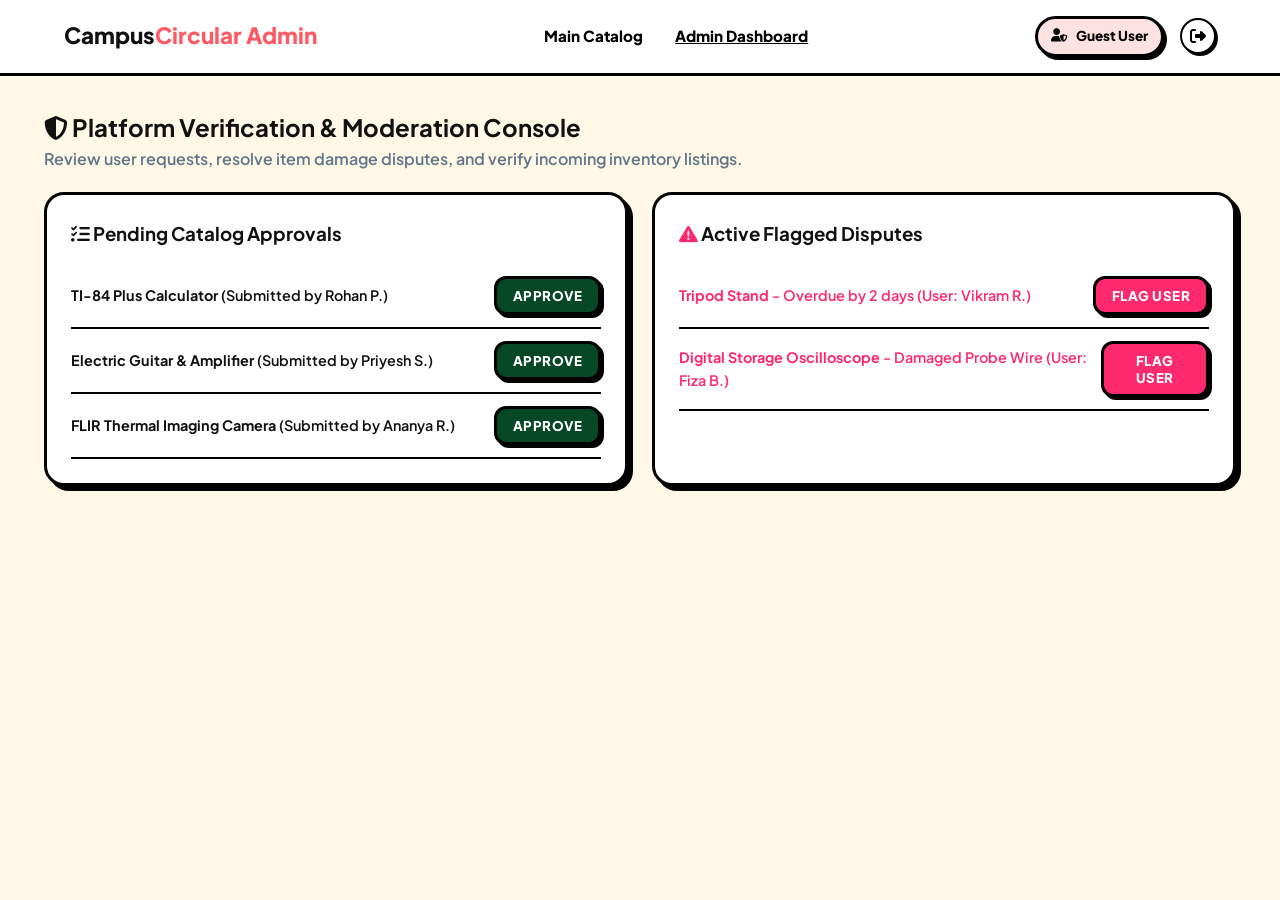
<file: admin.html>
<!DOCTYPE html>
<html lang="en">
<head>
    <meta charset="UTF-8">
    <meta name="viewport" content="width=device-width, initial-scale=1.0">
    <title>Campus Circular | Admin Management Console</title>
    <link href="https://fonts.googleapis.com/css2?family=Plus+Jakarta+Sans:wght@300;400;500;600;700;800&display=swap" rel="stylesheet">
    <link rel="stylesheet" href="https://cdnjs.cloudflare.com/ajax/libs/font-awesome/6.4.0/css/all.min.css">
    <link rel="stylesheet" href="styles.css">
</head>
<body>
    <header class="navbar">
        <div class="logo">
            <h2>Campus<span>Circular Admin</span></h2>
        </div>
        <ul class="nav-links">
            <li><a href="index.html">Main Catalog</a></li>
            <li><a href="admin.html" class="active">Admin Dashboard</a></li>
        </ul>
        <div class="user-nav-actions">
            <div class="user-badge" style="background: #fee2e2; color: #991b1b;">
                <i class="fas fa-user-shield"></i>
                <span id="navUserName">System Administrator</span>
            </div>
            <button onclick="handleLogout()" class="btn-icon" title="Logout"><i class="fas fa-sign-out-alt"></i></button>
        </div>
    </header>

    <main class="container">
        <section class="admin-section" style="margin-top: 1rem;">
            <h2><i class="fas fa-shield-alt"></i> Platform Verification & Moderation Console</h2>
            <p style="color: #64748b; margin-bottom: 20px;">Review user requests, resolve item damage disputes, and verify incoming inventory listings.</p>

            <div class="admin-grid">
                <!-- Listing Verification -->
                <div class="card admin-card">
                    <h3><i class="fas fa-tasks"></i> Pending Catalog Approvals</h3>
                    <ul id="pendingApprovalsList" class="admin-list">
                        <!-- Javascript dynamically renders listings -->
                    </ul>
                </div>

                <!-- Disputes & Incident Management -->
                <div class="card admin-card">
                    <h3><i class="fas fa-exclamation-triangle" style="color: var(--danger);"></i> Active Flagged Disputes</h3>
                    <ul id="adminDisputesList" class="admin-list">
                        <!-- Javascript dynamically renders disputes -->
                    </ul>
                </div>
            </div>
        </section>
    </main>

    <script src="script.js"></script>
</body>
</html>
</file>
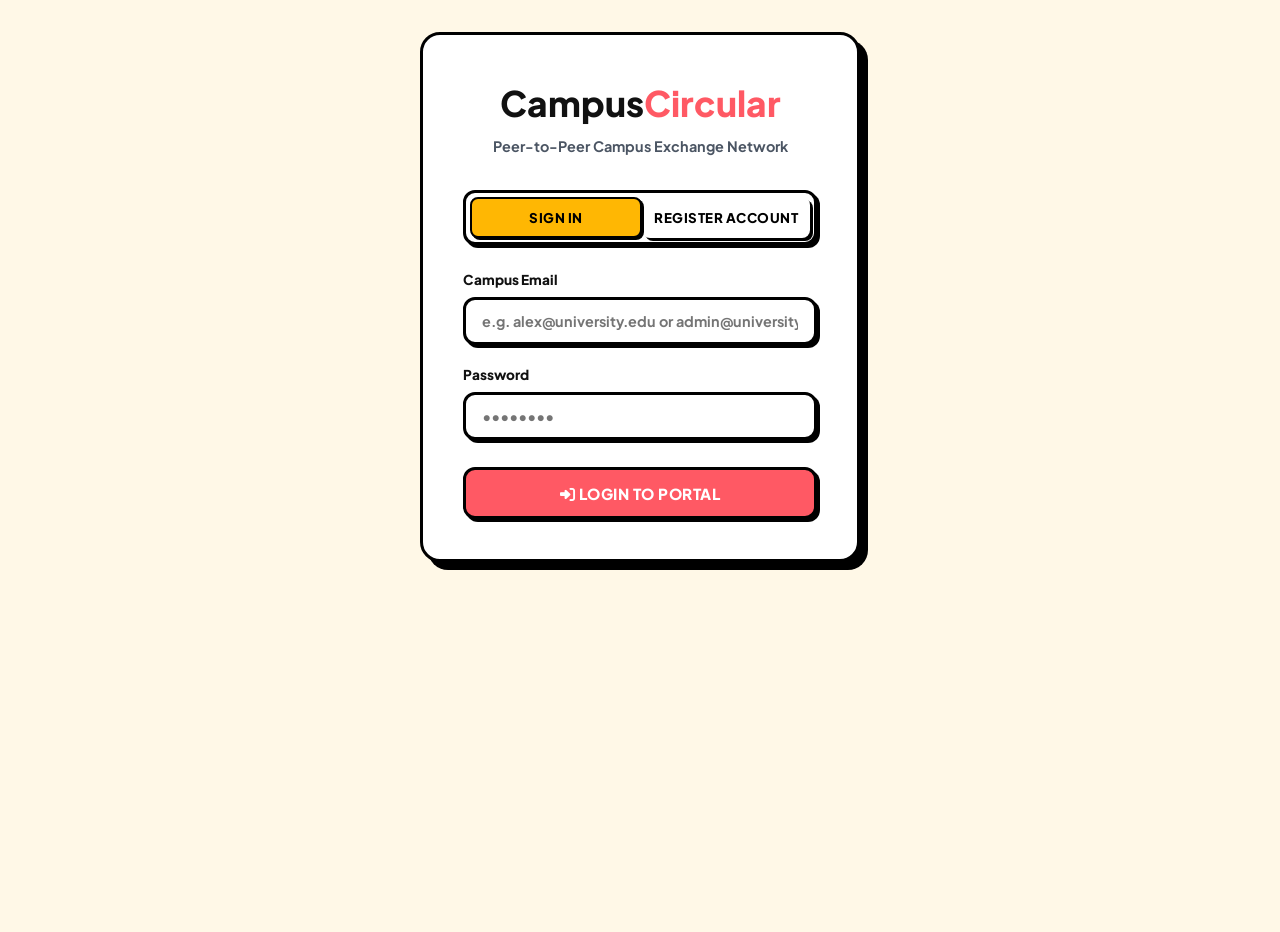
<file: login.html>
<!DOCTYPE html>
<html lang="en">
<head>
    <meta charset="UTF-8">
    <meta name="viewport" content="width=device-width, initial-scale=1.0">
    <title>Campus Circular | Authentication Portal</title>
    <link href="https://fonts.googleapis.com/css2?family=Plus+Jakarta+Sans:wght@300;400;500;600;700;800&display=swap" rel="stylesheet">
    <link rel="stylesheet" href="https://cdnjs.cloudflare.com/ajax/libs/font-awesome/6.4.0/css/all.min.css">
    <link rel="stylesheet" href="styles.css">
</head>
<body class="login-page-body">
    <div class="auth-card-standalone">
        <div class="auth-header">
            <h1>Campus<span>Circular</span></h1>
            <p>Peer-to-Peer Campus Exchange Network</p>
        </div>
        
        <div class="auth-tabs">
            <button class="auth-tab active" id="tabLogin" onclick="switchAuthTab('login')">Sign In</button>
            <button class="auth-tab" id="tabRegister" onclick="switchAuthTab('register')">Register Account</button>
        </div>

        <!-- Login Form -->
        <form id="loginForm" onsubmit="handleLogin(event)">
            <div class="form-group">
                <label for="loginEmail">Campus Email</label>
                <input type="email" id="loginEmail" required placeholder="e.g. alex@university.edu or admin@university.edu">
            </div>
            <div class="form-group">
                <label for="loginPassword">Password</label>
                <input type="password" id="loginPassword" required placeholder="••••••••">
            </div>
            <button type="submit" class="btn-submit"><i class="fas fa-sign-in-alt"></i> Login to Portal</button>
        </form>

        <!-- Registration Form -->
        <form id="registerForm" onsubmit="handleRegister(event)" style="display: none;">
            <div class="form-group">
                <label for="regName">Full Name</label>
                <input type="text" id="regName" required placeholder="Fiza Bardanwala">
            </div>
            <div class="form-group">
                <label for="regDept">Department & Year</label>
                <input type="text" id="regDept" required placeholder="Computer Engineering - Year 3">
            </div>
            <div class="form-group">
                <label for="regEmail">Campus Email</label>
                <input type="email" id="regEmail" required placeholder="fiza@university.edu">
            </div>
            <div class="form-group">
                <label for="regPassword">Password</label>
                <input type="password" id="regPassword" required placeholder="••••••••">
            </div>
            <button type="submit" class="btn-submit"><i class="fas fa-user-plus"></i> Create Account</button>
        </form>
    </div>

    <script src="script.js"></script>
</body>
</html>
</file>
<file: styles.css>
/* ==========================================================================
   1. GLOBAL CARTOON / NEO-BRUTALISM DESIGN SYSTEM & BASE STYLES
   ========================================================================== */
:root {
    --primary: #ff5964;           /* Bubblegum Red/Pink */
    --primary-color: #ff5964;
    --primary-hover: #ff7882;
    --primary-dark: #3a86ff;
    --secondary: #064726;         /* Vibrant Cartoon Green */
    --secondary-color: #00d26a;
    --accent: #ffb703;            /* Sunburst Yellow */
    --accent-warning: #ffb703;
    --danger: #ff2a6d;
    --accent-danger: #ff2a6d;
    --bg-dark: #0f172a;
    --dark-bg: #0f172a;
    --bg-light: #fff8e7;          /* Soft Cream / Comic Page Background */
    --card-bg: #ffffff;
    --glass-bg: rgba(255, 255, 255, 0.95);
    --glass-border: #000000;
    --text-dark: #111111;         /* Deep Outline Black */
    --text-muted: #4b5563;
    --border-color: #000000;
    --radius-lg: 20px;
    --radius-md: 12px;
    
    /* Hard Cartoon Drop-Shadows & Borders */
    --cartoon-border: 3px solid #000000;
    --cartoon-shadow-sm: 3px 3px 0px #000000;
    --cartoon-shadow-md: 5px 5px 0px #000000;
    --cartoon-shadow-lg: 8px 8px 0px #000000;
    --shadow-sm: var(--cartoon-shadow-sm);
    --shadow-lg: var(--cartoon-shadow-lg);
    --shadow: var(--cartoon-shadow-md);
}

* {
    margin: 0;
    padding: 0;
    box-sizing: border-box;
    font-family: 'Plus Jakarta Sans', sans-serif;
    scroll-behavior: smooth;

    /* Hide scrollbars across all elements while keeping scrolling enabled */
    -ms-overflow-style: none;  /* IE and Edge */
    scrollbar-width: none;  /* Firefox */
}

*::-webkit-scrollbar {
    display: none; /* Chrome, Safari, Opera */
    width: 0;
    height: 0;
}

html, body {
    -ms-overflow-style: none;
    scrollbar-width: none;
}

html::-webkit-scrollbar, body::-webkit-scrollbar {
    display: none;
    width: 0;
    height: 0;
}

body {
    background-color: var(--bg-light);
    color: var(--text-dark);
    line-height: 1.6;
    overflow-x: hidden;
    min-height: 100vh;
    font-weight: 600;
}

#asciiCanvas {
    position: fixed;
    top: 0;
    left: 0;
    width: 100vw;
    height: 100vh;
    pointer-events: none;
    z-index: 0;
    opacity: 0.85;
}

.navbar, .hero-section, .container, .modal {
    position: relative;
    z-index: 1;
}

/* ==========================================================================
   2. AUTHENTICATION OVERLAY & LOGIN CARD
   ========================================================================== */
.auth-page-body {
    background: var(--bg-light);
    display: flex;
    justify-content: center;
    align-items: center;
    min-height: 100vh;
    padding: 1.5rem;
}

.auth-card, .auth-card-standalone {
    background: #ffffff;
    border: var(--cartoon-border);
    box-shadow: var(--cartoon-shadow-lg);
    border-radius: var(--radius-lg);
    width: 100%;
    max-width: 440px;
    padding: 2.5rem;
    margin: 2rem auto;
}

.auth-header {
    text-align: center;
    margin-bottom: 2rem;
}

.auth-header h1 {
    font-size: 2.2rem;
    font-weight: 800;
    color: var(--text-dark);
}

.auth-header h1 span {
    color: var(--primary);
}

.auth-header p {
    color: var(--text-muted);
    font-size: 0.9rem;
    margin-top: 4px;
    font-weight: 700;
}

.auth-tabs {
    display: flex;
    background: #ffffff;
    border: var(--cartoon-border);
    border-radius: var(--radius-md);
    padding: 4px;
    margin-bottom: 1.5rem;
    box-shadow: var(--cartoon-shadow-sm);
}

.auth-tab {
    flex: 1;
    text-align: center;
    padding: 0.6rem;
    border: none;
    background: transparent;
    font-weight: 800;
    cursor: pointer;
    border-radius: 8px;
    transition: all 0.15s ease;
}

.auth-tab.active {
    background: var(--accent);
    color: #000000;
    border: 2px solid #000000;
    box-shadow: 2px 2px 0px #000000;
}

.form-group {
    margin-bottom: 1.2rem;
}

.form-group label {
    display: block;
    font-size: 0.85rem;
    font-weight: 800;
    margin-bottom: 0.4rem;
    color: var(--text-dark);
}

.form-group input, .form-group select, input, select {
    width: 100%;
    padding: 0.75rem 1rem;
    border: var(--cartoon-border);
    box-shadow: var(--cartoon-shadow-sm);
    border-radius: var(--radius-md);
    outline: none;
    font-weight: 700;
    background: #ffffff;
    color: #000000;
    font-size: 0.9rem;
    transition: transform 0.1s ease, box-shadow 0.1s ease;
}

.form-group input:focus, .form-group select:focus, input:focus, select:focus {
    transform: translate(-2px, -2px);
    box-shadow: var(--cartoon-shadow-md);
}

/* Base Cartoon Button Style */
button, 
.btn-submit, 
.btn-approve, 
.btn-add-resource, 
.btn-toggle-view,
.btn-flag,
.ai-input-group button {
    border: var(--cartoon-border);
    box-shadow: var(--cartoon-shadow-sm);
    border-radius: var(--radius-md);
    font-weight: 800;
    text-transform: uppercase;
    letter-spacing: 0.5px;
    cursor: pointer;
    transition: all 0.1s ease;
}

button:hover, 
.btn-submit:hover, 
.btn-approve:hover, 
.btn-add-resource:hover,
.btn-toggle-view:hover {
    transform: translate(-2px, -2px);
    box-shadow: var(--cartoon-shadow-md);
}

button:active, 
.btn-submit:active, 
.btn-approve:active,
.btn-flag:active {
    transform: translate(2px, 2px);
    box-shadow: 1px 1px 0px #000000;
}

.btn-submit, .btn-add-resource {
    width: 100%;
    padding: 0.85rem;
    background: var(--primary);
    color: #ffffff;
    font-size: 0.95rem;
    margin-top: 0.5rem;
}

.btn-approve {
    background: var(--secondary);
    color: #ffffff;
    padding: 0.5rem 1rem;
}

.btn-flag {
    background: var(--danger);
    color: #ffffff;
    padding: 0.5rem 1rem;
}

/* ==========================================================================
   3. NAVIGATION BAR
   ========================================================================== */
.navbar {
    position: sticky;
    top: 0;
    z-index: 1000;
    background: #ffffff;
    border-bottom: var(--cartoon-border);
    padding: 1rem 5%;
    display: flex;
    justify-content: space-between;
    align-items: center;
}

.logo h2 {
    font-size: 1.4rem;
    font-weight: 800;
    color: var(--text-dark);
}

.logo h2 span {
    color: var(--primary);
}

.nav-links {
    display: flex;
    gap: 2rem;
    list-style: none;
}

.nav-links a {
    text-decoration: none;
    color: #000000 !important;
    font-weight: 800;
    font-size: 0.95rem;
}

.nav-links a:visited,
.nav-links a:hover,
.nav-links a:active,
.nav-links a.active {
    color: #000000 !important;
    text-decoration: underline;
}

.user-nav-actions {
    display: flex;
    align-items: center;
    gap: 1rem;
}

.user-badge {
    border: var(--cartoon-border);
    box-shadow: var(--cartoon-shadow-sm);
    background: #3a86ff;
    color: #000000 !important;
    padding: 0.4rem 0.8rem;
    border-radius: 50px;
    font-size: 0.85rem;
    font-weight: 800;
    display: flex;
    align-items: center;
    gap: 0.5rem;
}

.user-badge span {
    color: #000000 !important;
}

.btn-icon {
    background: #ffffff;
    border: 2px solid #000000;
    box-shadow: 2px 2px 0px #000000;
    border-radius: 50%;
    width: 36px;
    height: 36px;
    display: inline-flex;
    justify-content: center;
    align-items: center;
    color: #000000 !important;
    font-size: 1rem;
}

/* ==========================================================================
   4. LAYOUT & HERO SECTION
   ========================================================================== */
.container {
    max-width: 1240px;
    margin: 2rem auto;
    padding: 0 1.5rem;
    position: relative;
    z-index: 1;
}

.hero-section {
    background: linear-gradient(135deg, #ffb703 0%, #ff5964 100%);
    border: var(--cartoon-border);
    box-shadow: var(--cartoon-shadow-lg);
    border-radius: var(--radius-lg);
    color: #000000;
    padding: 3rem 1rem 4rem;
    text-align: center;
    margin-bottom: 2.5rem;
    position: relative;
    overflow: hidden;
}

.hero-section h1 {
    font-size: 2.5rem;
    font-weight: 800;
    margin-bottom: 0.75rem;
    color: #000000;
    text-shadow: 1px 1px 0px #ffffff;
}

.hero-section p {
    color: #000000;
    max-width: 650px;
    margin: 0 auto 2rem;
    font-size: 1.05rem;
    font-weight: 700;
    text-shadow: 1px 1px 0px #ffffff;
}

.ascii-banner {
    font-family: 'Courier New', Courier, monospace !important;
    white-space: pre !important;
    font-size: 12px;
    line-height: 12px;
    letter-spacing: 0px;
    color: #090f43;
    opacity: 1;
    user-select: none;
    overflow-x: auto;
    margin-bottom: 1.5rem;
}

.ai-search-box {
    max-width: 650px;
    margin: 0 auto;
    background: #ffffff;
    border: var(--cartoon-border);
    box-shadow: var(--cartoon-shadow-md);
    border-radius: var(--radius-lg);
    padding: 1.25rem;
    text-align: left;
}

.ai-search-box label {
    display: block;
    font-weight: 800;
    margin-bottom: 0.5rem;
}

.ai-input-group {
    display: flex;
    gap: 0.5rem;
}

.ai-input-group input {
    flex: 1;
}

.ai-input-group button {
    background: var(--secondary);
    color: white;
    padding: 0.8rem 1.5rem;
}

/* ==========================================================================
   5. CATALOG CONTROL TOOLBAR & CARDS GRID
   ========================================================================== */
.catalog-controls {
    display: flex;
    justify-content: space-between;
    align-items: center;
    margin-bottom: 1.5rem;
    flex-wrap: wrap;
    gap: 1rem;
}

.filter-group {
    display: flex;
    gap: 0.75rem;
    flex-wrap: wrap;
}

.resource-grid {
    display: grid;
    grid-template-columns: repeat(auto-fill, minmax(280px, 1fr));
    gap: 1.5rem;
}

.card {
    background: var(--card-bg);
    border: var(--cartoon-border);
    box-shadow: var(--cartoon-shadow-md);
    border-radius: var(--radius-lg);
    overflow: hidden;
    transition: transform 0.15s ease, box-shadow 0.15s ease;
    display: flex;
    flex-direction: column;
}

.card-img {
    height: 180px;
    width: 100%;
    object-fit: cover;
    border-bottom: var(--cartoon-border);
    background: #f1f5f9;
}

.card-body {
    padding: 1.25rem;
    display: flex;
    flex-direction: column;
    flex: 1;
}

.card-tag {
    display: inline-block;
    padding: 0.25rem 0.6rem;
    border: 2px solid #000000;
    box-shadow: 2px 2px 0px #000000;
    border-radius: 20px;
    font-size: 0.75rem;
    font-weight: 800;
    margin-bottom: 0.5rem;
    width: fit-content;
    text-transform: uppercase;
}

.tag-rent { background: #3a86ff; color: #ffffff; }
.tag-barter { background: #00d26a; color: #ffffff; }
.tag-donate { background: #ffb703; color: #000000; }

.card-title {
    font-size: 1.1rem;
    font-weight: 800;
    margin-bottom: 0.4rem;
}

.card-meta {
    font-size: 0.85rem;
    color: var(--text-dark);
    margin-bottom: 0.3rem;
}

.card-footer {
    margin-top: auto;
    padding-top: 1rem;
    border-top: 2px solid #000000;
    display: flex;
    justify-content: space-between;
    align-items: center;
}

.card-price {
    font-weight: 800;
    font-size: 1.1rem;
}

/* ==========================================================================
   6. LIFECYCLE TRACKER
   ========================================================================== */
.lifecycle-section, .impact-section, .admin-section {
    margin-top: 3.5rem;
}

.lifecycle-card {
    padding: 1.5rem;
}

.stepper-wrapper {
    display: flex;
    justify-content: space-between;
    align-items: center;
    position: relative;
    margin: 1.5rem 0;
    padding: 0 10px;
}

.stepper-wrapper::before {
    content: '';
    position: absolute;
    top: 15px;
    left: 40px;
    right: 40px;
    height: 4px;
    background: #000000;
    z-index: 1;
}

.step-item {
    flex: 1;
    text-align: center;
    position: relative;
    z-index: 2;
}

.step-circle {
    width: 32px;
    height: 32px;
    border-radius: 50%;
    background: #ffffff;
    color: #000000;
    margin: 0 auto;
    display: flex;
    align-items: center;
    justify-content: center;
    font-size: 13px;
    font-weight: 900;
    border: 2px solid #000000;
    box-shadow: 2px 2px 0px #000000;
    transition: all 0.2s ease;
}

.step-item.active .step-circle {
    background: var(--primary);
    color: #ffffff;
    transform: scale(1.15);
}

.step-item.completed .step-circle {
    background: var(--secondary);
    color: #ffffff;
}

.step-label {
    font-size: 11px;
    font-weight: 800;
    display: block;
    margin-top: 6px;
    color: var(--text-dark);
}

.btn-toggle-view {
    display: block;
    margin: 15px auto 0;
    padding: 8px 18px;
    background: #3a86ff;
    color: #ffffff;
    border-radius: 20px;
}

/* ==========================================================================
   7. IMPACT METRICS & ADMIN PANEL
   ========================================================================== */
.metrics-grid {
    display: grid;
    grid-template-columns: repeat(auto-fit, minmax(220px, 1fr));
    gap: 1.5rem;
    margin-top: 1rem;
}

.metric-card {
    background: #ffffff;
    padding: 1.8rem;
    border: var(--cartoon-border);
    box-shadow: var(--cartoon-shadow-md);
    border-radius: var(--radius-lg);
    text-align: center;
}

.metric-card i {
    font-size: 2rem;
    margin-bottom: 0.5rem;
    color: var(--primary);
}

.metric-card h3 {
    font-size: 1.8rem;
    font-weight: 800;
}

.admin-grid {
    display: grid;
    grid-template-columns: repeat(auto-fit, minmax(320px, 1fr));
    gap: 1.5rem;
    margin-top: 1rem;
}

.admin-card {
    padding: 1.5rem;
    background: #ffffff;
}

.admin-list {
    list-style: none;
    margin-top: 1rem;
}

.admin-list li {
    display: flex;
    justify-content: space-between;
    align-items: center;
    padding: 0.75rem 0;
    border-bottom: 2px solid #000000;
    font-size: 0.9rem;
    gap: 0.5rem;
}

.admin-list li.warning {
    color: var(--danger);
}

/* ==========================================================================
   8. MODALS & OVERLAYS
   ========================================================================== */
.modal-overlay {
    position: fixed;
    top: 0;
    left: 0;
    width: 100vw;
    height: 100vh;
    background: rgba(0, 0, 0, 0.5);
    backdrop-filter: blur(4px);
    z-index: 2000;
    display: none;
    justify-content: center;
    align-items: center;
    padding: 1rem;
}

.modal-content {
    background: #ffffff;
    width: 100%;
    max-width: 500px;
    padding: 2rem;
    border: var(--cartoon-border);
    box-shadow: var(--cartoon-shadow-lg);
    border-radius: var(--radius-lg);
    position: relative;
    max-height: 90vh;
    overflow-y: auto;
}

.close-btn {
    position: absolute;
    top: 1rem;
    right: 1.25rem;
    font-size: 1.8rem;
    font-weight: 900;
    cursor: pointer;
    color: var(--text-dark);
}
</file>
